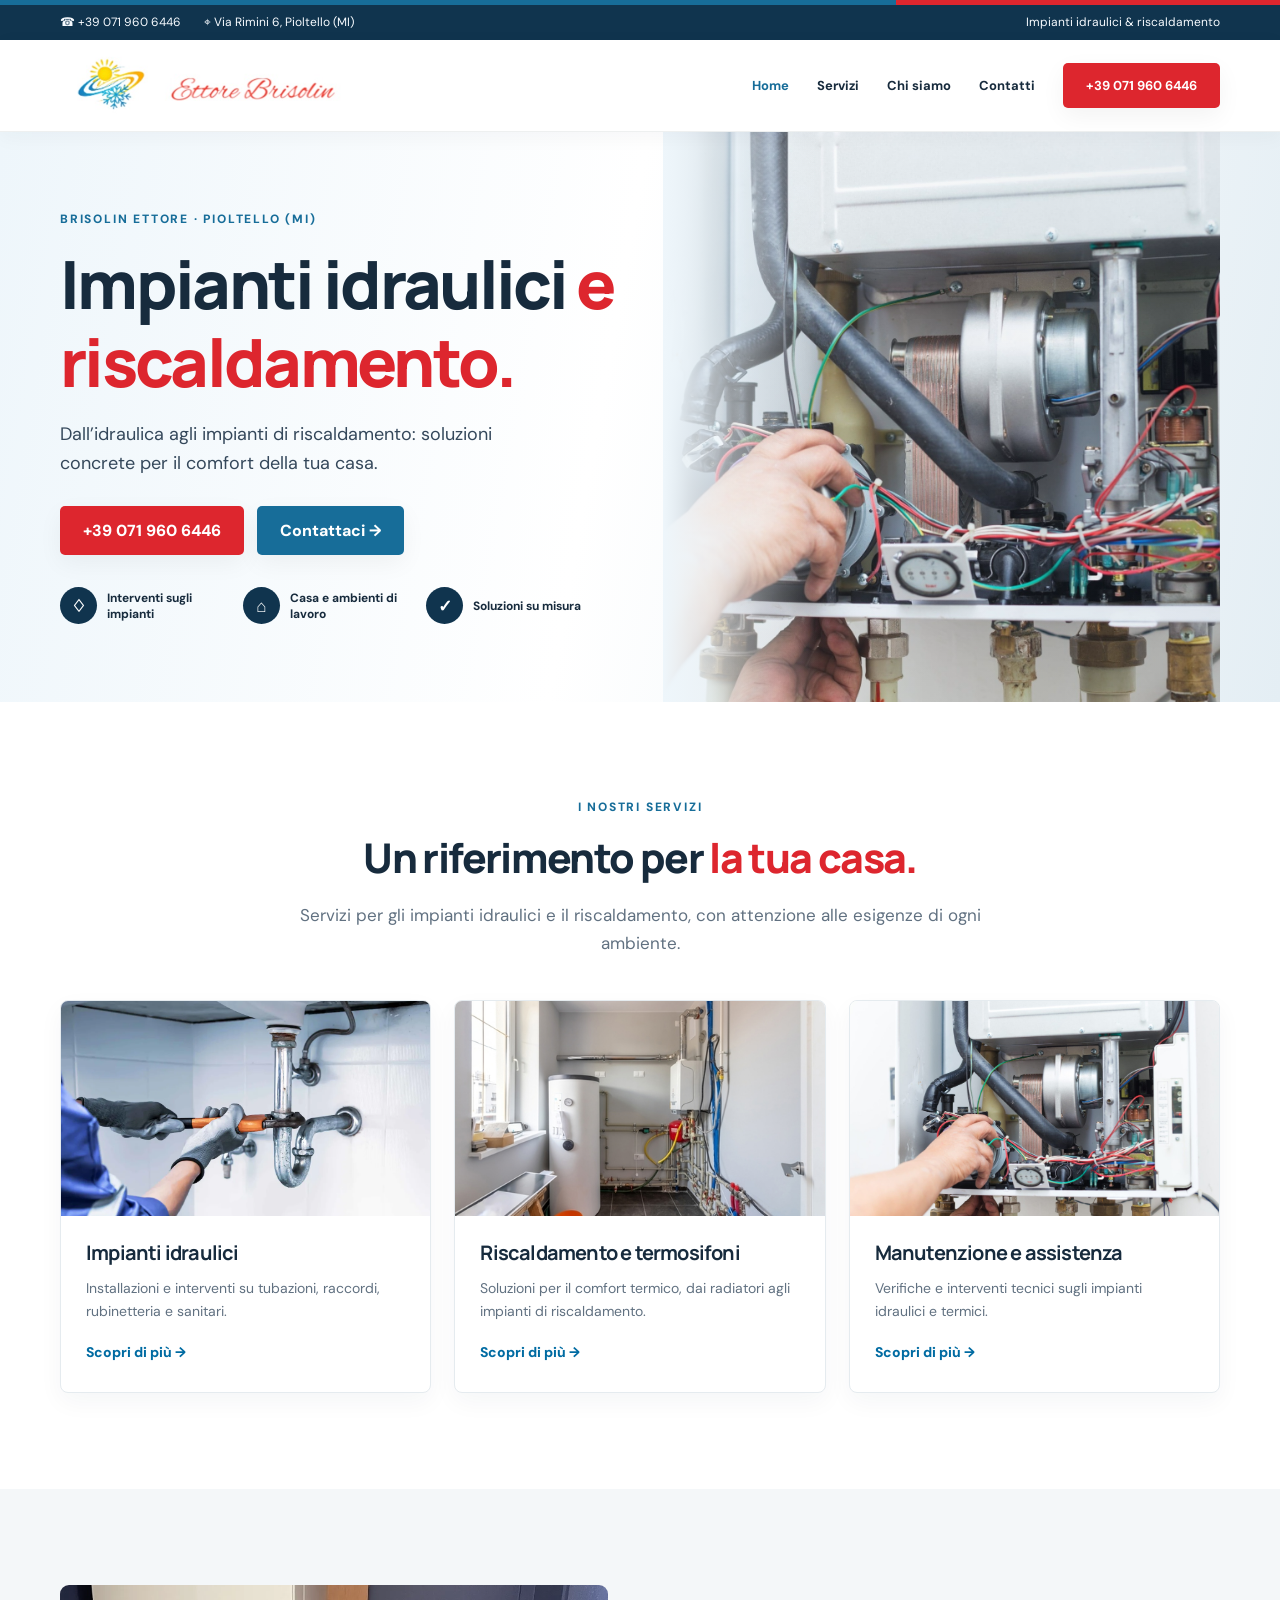
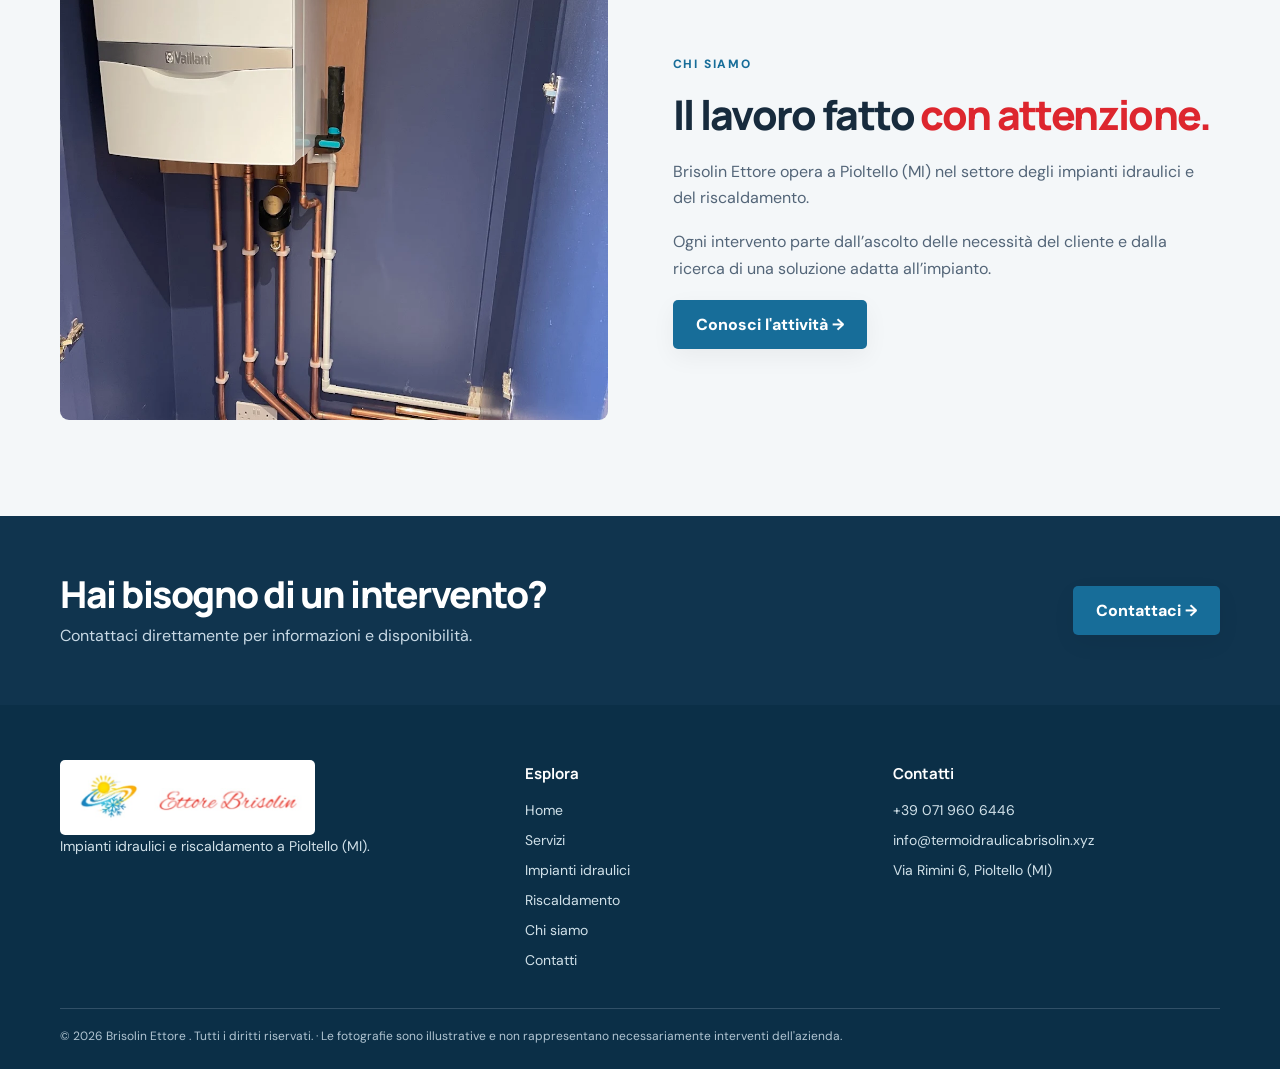
<file: index.html>
<!doctype html>
<html lang="it">
  <head>
    <meta charset="utf-8"/>
    <meta content="width=device-width,initial-scale=1" name="viewport"/>
    <meta content="#10344e" name="theme-color"/>
    <meta content="Brisolin Ettore a Pioltello: impianti idraulici e riscaldamento. Contattaci per informazioni e assistenza." name="description"/>
    <title>
      Impianti idraulici e riscaldamento | Brisolin Ettore
    </title>
    <link href="assets/logo.png" rel="icon"/>
    <link href="style.css" rel="stylesheet"/>
    <script defer="" src="config.js">
    </script>
    <script defer="" src="script.js">
    </script>
  </head>
  <body>
    <div class="brand-bar">
    </div>
    <div class="topbar">
      <div class="container top-inner">
        <div>
          <span>
            ☎
            <a data-phone="" href="tel:+390719606446">
              +39 071 960 6446
            </a>
          </span>
          <span>
            ⌖
            <span data-address="">
              Via Rimini 6, Pioltello (MI)
            </span>
          </span>
        </div>
        <div>
          Impianti idraulici &amp; riscaldamento
        </div>
      </div>
    </div>
    <header class="header">
      <div class="container nav">
        <a aria-label="Brisolin Ettore - Home" href="index.html">
          <img alt="Logo Ettore Brisolin" class="logo" src="assets/logo.png"/>
        </a>
        <button aria-expanded="false" aria-label="Apri il menu" class="menu-toggle">
          ☰
        </button>
        <nav aria-label="Navigazione principale" class="links">
          <a class="active" href="index.html">
            Home
          </a>
          <a class="" href="servizi.html">
            Servizi
          </a>
          <a class="" href="chi-siamo.html">
            Chi siamo
          </a>
          <a class="" href="contatti.html">
            Contatti
          </a>
          <a class="btn red nav-cta" data-phone="" href="tel:+390719606446">
            +39 071 960 6446
          </a>
        </nav>
      </div>
    </header>
    <main>
      <section class="hero">
        <div class="container hero-grid">
          <div class="hero-copy">
            <span class="eyebrow">
              Brisolin Ettore · Pioltello (MI)
            </span>
            <h1>
              Impianti idraulici
              <span class="accent">
                e riscaldamento.
              </span>
            </h1>
            <p>
              Dall’idraulica agli impianti di riscaldamento: soluzioni concrete per il comfort della tua casa.
            </p>
            <div class="hero-actions">
              <a class="btn red" data-phone="" href="tel:+390719606446">
                +39 071 960 6446
              </a>
              <a class="btn" href="contatti.html">
                Contattaci →
              </a>
            </div>
            <div class="features">
              <div class="feature">
                <span class="feature-icon">
                  ♢
                </span>
                Interventi sugli impianti
              </div>
              <div class="feature">
                <span class="feature-icon">
                  ⌂
                </span>
                Casa e ambienti di lavoro
              </div>
              <div class="feature">
                <span class="feature-icon">
                  ✓
                </span>
                Soluzioni su misura
              </div>
            </div>
          </div>
          <div aria-label="Dettaglio tecnico di una caldaia durante un intervento di manutenzione" class="hero-img" role="img">
          </div>
        </div>
      </section>
      <section class="section">
        <div class="container">
          <div class="section-head">
            <span class="eyebrow">
              I nostri servizi
            </span>
            <h2>
              Un riferimento per
              <span class="accent">
                la tua casa.
              </span>
            </h2>
            <p>
              Servizi per gli impianti idraulici e il riscaldamento, con attenzione alle esigenze di ogni ambiente.
            </p>
          </div>
          <div class="cards">
            <article class="card">
              <img alt="Idraulico che interviene sulle tubazioni sotto un lavandino" decoding="async" loading="lazy" src="assets/images/riparazione-tubazioni.webp"/>
              <div class="card-body">
                <h3>
                  Impianti idraulici
                </h3>
                <p>
                  Installazioni e interventi su tubazioni, raccordi, rubinetteria e sanitari.
                </p>
                <a class="text-link" href="idraulica.html">
                  Scopri di più →
                </a>
              </div>
            </article>
            <article class="card">
              <img alt="Locale tecnico con impianto di riscaldamento e serbatoio" decoding="async" loading="lazy" src="assets/images/impianto-termico.jpg"/>
              <div class="card-body">
                <h3>
                  Riscaldamento e termosifoni
                </h3>
                <p>
                  Soluzioni per il comfort termico, dai radiatori agli impianti di riscaldamento.
                </p>
                <a class="text-link" href="riscaldamento.html">
                  Scopri di più →
                </a>
              </div>
            </article>
            <article class="card">
              <img alt="Manutenzione dei componenti interni di una caldaia" decoding="async" loading="lazy" src="assets/images/manutenzione-caldaia.jpeg"/>
              <div class="card-body">
                <h3>
                  Manutenzione e assistenza
                </h3>
                <p>
                  Verifiche e interventi tecnici sugli impianti idraulici e termici.
                </p>
                <a class="text-link" href="servizi.html">
                  Scopri di più →
                </a>
              </div>
            </article>
          </div>
        </div>
      </section>
      <section class="section light">
        <div class="container split">
          <img alt="Caldaia murale con tubazioni installate" class="split-photo" decoding="async" loading="lazy" src="assets/images/installazione-caldaia.webp"/>
          <div class="copy">
            <span class="eyebrow">
              Chi siamo
            </span>
            <h2>
              Il lavoro fatto
              <span class="accent">
                con attenzione.
              </span>
            </h2>
            <p>
              Brisolin Ettore opera a Pioltello (MI) nel settore degli impianti idraulici e del riscaldamento.
            </p>
            <p>
              Ogni intervento parte dall’ascolto delle necessità del cliente e dalla ricerca di una soluzione adatta all’impianto.
            </p>
            <a class="btn" href="chi-siamo.html">
              Conosci l'attività →
            </a>
          </div>
        </div>
      </section>
      <section class="cta-strip">
        <div class="container cta-grid">
          <div>
            <h2>
              Hai bisogno di un intervento?
            </h2>
            <p>
              Contattaci direttamente per informazioni e disponibilità.
            </p>
          </div>
          <a class="btn" href="contatti.html">
            Contattaci →
          </a>
        </div>
      </section>
    </main>
    <footer class="footer">
      <div class="container">
        <div class="footer-grid">
          <div>
            <a href="index.html">
              <img alt="Ettore Brisolin" class="logo" src="assets/logo.png"/>
            </a>
            <p>
              Impianti idraulici e riscaldamento a Pioltello (MI).
            </p>
          </div>
          <div>
            <h4>
              Esplora
            </h4>
            <div class="footer-links">
              <a href="index.html">
                Home
              </a>
              <a href="servizi.html">
                Servizi
              </a>
              <a href="idraulica.html">
                Impianti idraulici
              </a>
              <a href="riscaldamento.html">
                Riscaldamento
              </a>
              <a href="chi-siamo.html">
                Chi siamo
              </a>
              <a href="contatti.html">
                Contatti
              </a>
            </div>
          </div>
          <div>
            <h4>
              Contatti
            </h4>
            <div class="footer-links">
              <a data-phone="" href="tel:+390719606446">
                +39 071 960 6446
              </a>
              <a data-email="">
                inserisci-email@esempio.it
              </a>
              <a data-map="" href="#" rel="noopener" target="_blank">
                <span data-address="">
                  Via Rimini 6, Pioltello (MI)
                </span>
              </a>
            </div>
          </div>
        </div>
        <div class="footer-bottom">
          ©
          <span data-year="">
            2026
          </span>
          <span data-company="">
            Brisolin Ettore
          </span>
          . Tutti i diritti riservati. · Le fotografie sono illustrative e non rappresentano necessariamente interventi dell'azienda.
        </div>
      </div>
    </footer>
  </body>
</html>
</file>
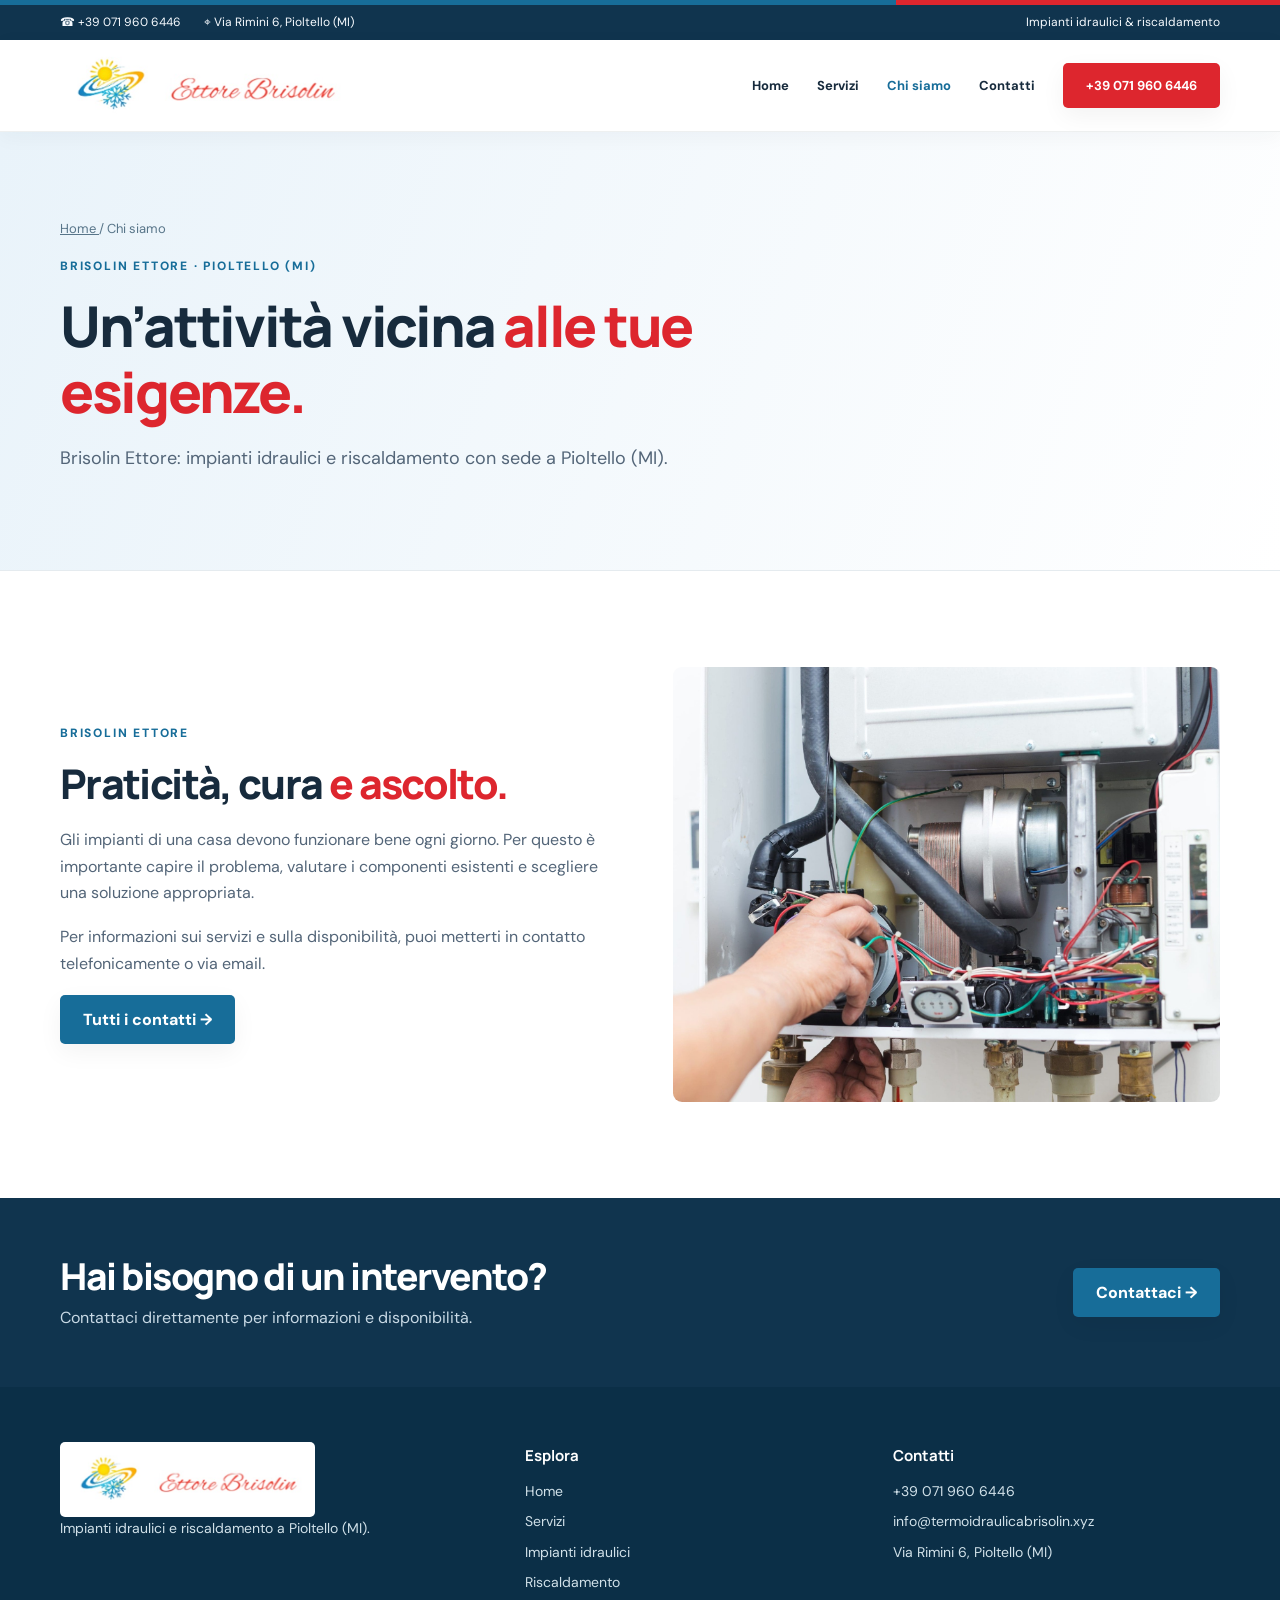
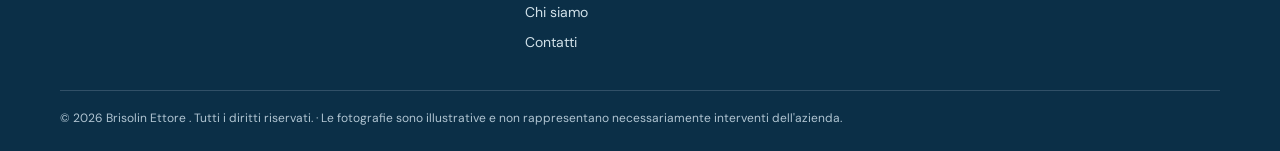
<file: chi-siamo.html>
<!doctype html>
<html lang="it">
  <head>
    <meta charset="utf-8"/>
    <meta content="width=device-width,initial-scale=1" name="viewport"/>
    <meta content="#10344e" name="theme-color"/>
    <meta content="Conosci Brisolin Ettore, attività nel settore degli impianti idraulici e riscaldamento a Pioltello." name="description"/>
    <title>
      Chi siamo | Brisolin Ettore
    </title>
    <link href="assets/logo.png" rel="icon"/>
    <link href="style.css" rel="stylesheet"/>
    <script defer="" src="config.js">
    </script>
    <script defer="" src="script.js">
    </script>
  </head>
  <body>
    <div class="brand-bar">
    </div>
    <div class="topbar">
      <div class="container top-inner">
        <div>
          <span>
            ☎
            <a data-phone="" href="tel:+390719606446">
              +39 071 960 6446
            </a>
          </span>
          <span>
            ⌖
            <span data-address="">
              Via Rimini 6, Pioltello (MI)
            </span>
          </span>
        </div>
        <div>
          Impianti idraulici &amp; riscaldamento
        </div>
      </div>
    </div>
    <header class="header">
      <div class="container nav">
        <a aria-label="Brisolin Ettore - Home" href="index.html">
          <img alt="Logo Ettore Brisolin" class="logo" src="assets/logo.png"/>
        </a>
        <button aria-expanded="false" aria-label="Apri il menu" class="menu-toggle">
          ☰
        </button>
        <nav aria-label="Navigazione principale" class="links">
          <a class="" href="index.html">
            Home
          </a>
          <a class="" href="servizi.html">
            Servizi
          </a>
          <a class="active" href="chi-siamo.html">
            Chi siamo
          </a>
          <a class="" href="contatti.html">
            Contatti
          </a>
          <a class="btn red nav-cta" data-phone="" href="tel:+390719606446">
            +39 071 960 6446
          </a>
        </nav>
      </div>
    </header>
    <main>
      <section class="page-hero">
        <div class="container">
          <div class="breadcrumb">
            <a href="index.html">
              Home
            </a>
            / Chi siamo
          </div>
          <span class="eyebrow">
            Brisolin Ettore · Pioltello (MI)
          </span>
          <h1>
            Un’attività vicina
            <span class="accent">
              alle tue esigenze.
            </span>
          </h1>
          <p>
            Brisolin Ettore: impianti idraulici e riscaldamento con sede a Pioltello (MI).
          </p>
        </div>
      </section>
      <section class="section">
        <div class="container split">
          <div class="copy">
            <span class="eyebrow">
              Brisolin Ettore
            </span>
            <h2>
              Praticità, cura
              <span class="accent">
                e ascolto.
              </span>
            </h2>
            <p>
              Gli impianti di una casa devono funzionare bene ogni giorno. Per questo è importante capire il problema, valutare i componenti esistenti e scegliere una soluzione appropriata.
            </p>
            <p>
              Per informazioni sui servizi e sulla disponibilità, puoi metterti in contatto telefonicamente o via email.
            </p>
            <a class="btn" href="contatti.html">
              Tutti i contatti →
            </a>
          </div>
          <img alt="Manutenzione dei componenti interni di una caldaia" class="split-photo" decoding="async" src="assets/images/manutenzione-caldaia.jpeg"/>
        </div>
      </section>
      <section class="cta-strip">
        <div class="container cta-grid">
          <div>
            <h2>
              Hai bisogno di un intervento?
            </h2>
            <p>
              Contattaci direttamente per informazioni e disponibilità.
            </p>
          </div>
          <a class="btn" href="contatti.html">
            Contattaci →
          </a>
        </div>
      </section>
    </main>
    <footer class="footer">
      <div class="container">
        <div class="footer-grid">
          <div>
            <a href="index.html">
              <img alt="Ettore Brisolin" class="logo" src="assets/logo.png"/>
            </a>
            <p>
              Impianti idraulici e riscaldamento a Pioltello (MI).
            </p>
          </div>
          <div>
            <h4>
              Esplora
            </h4>
            <div class="footer-links">
              <a href="index.html">
                Home
              </a>
              <a href="servizi.html">
                Servizi
              </a>
              <a href="idraulica.html">
                Impianti idraulici
              </a>
              <a href="riscaldamento.html">
                Riscaldamento
              </a>
              <a href="chi-siamo.html">
                Chi siamo
              </a>
              <a href="contatti.html">
                Contatti
              </a>
            </div>
          </div>
          <div>
            <h4>
              Contatti
            </h4>
            <div class="footer-links">
              <a data-phone="" href="tel:+390719606446">
                +39 071 960 6446
              </a>
              <a data-email="">
                inserisci-email@esempio.it
              </a>
              <a data-map="" href="#" rel="noopener" target="_blank">
                <span data-address="">
                  Via Rimini 6, Pioltello (MI)
                </span>
              </a>
            </div>
          </div>
        </div>
        <div class="footer-bottom">
          ©
          <span data-year="">
            2026
          </span>
          <span data-company="">
            Brisolin Ettore
          </span>
          . Tutti i diritti riservati. · Le fotografie sono illustrative e non rappresentano necessariamente interventi dell'azienda.
        </div>
      </div>
    </footer>
  </body>
</html>
</file>
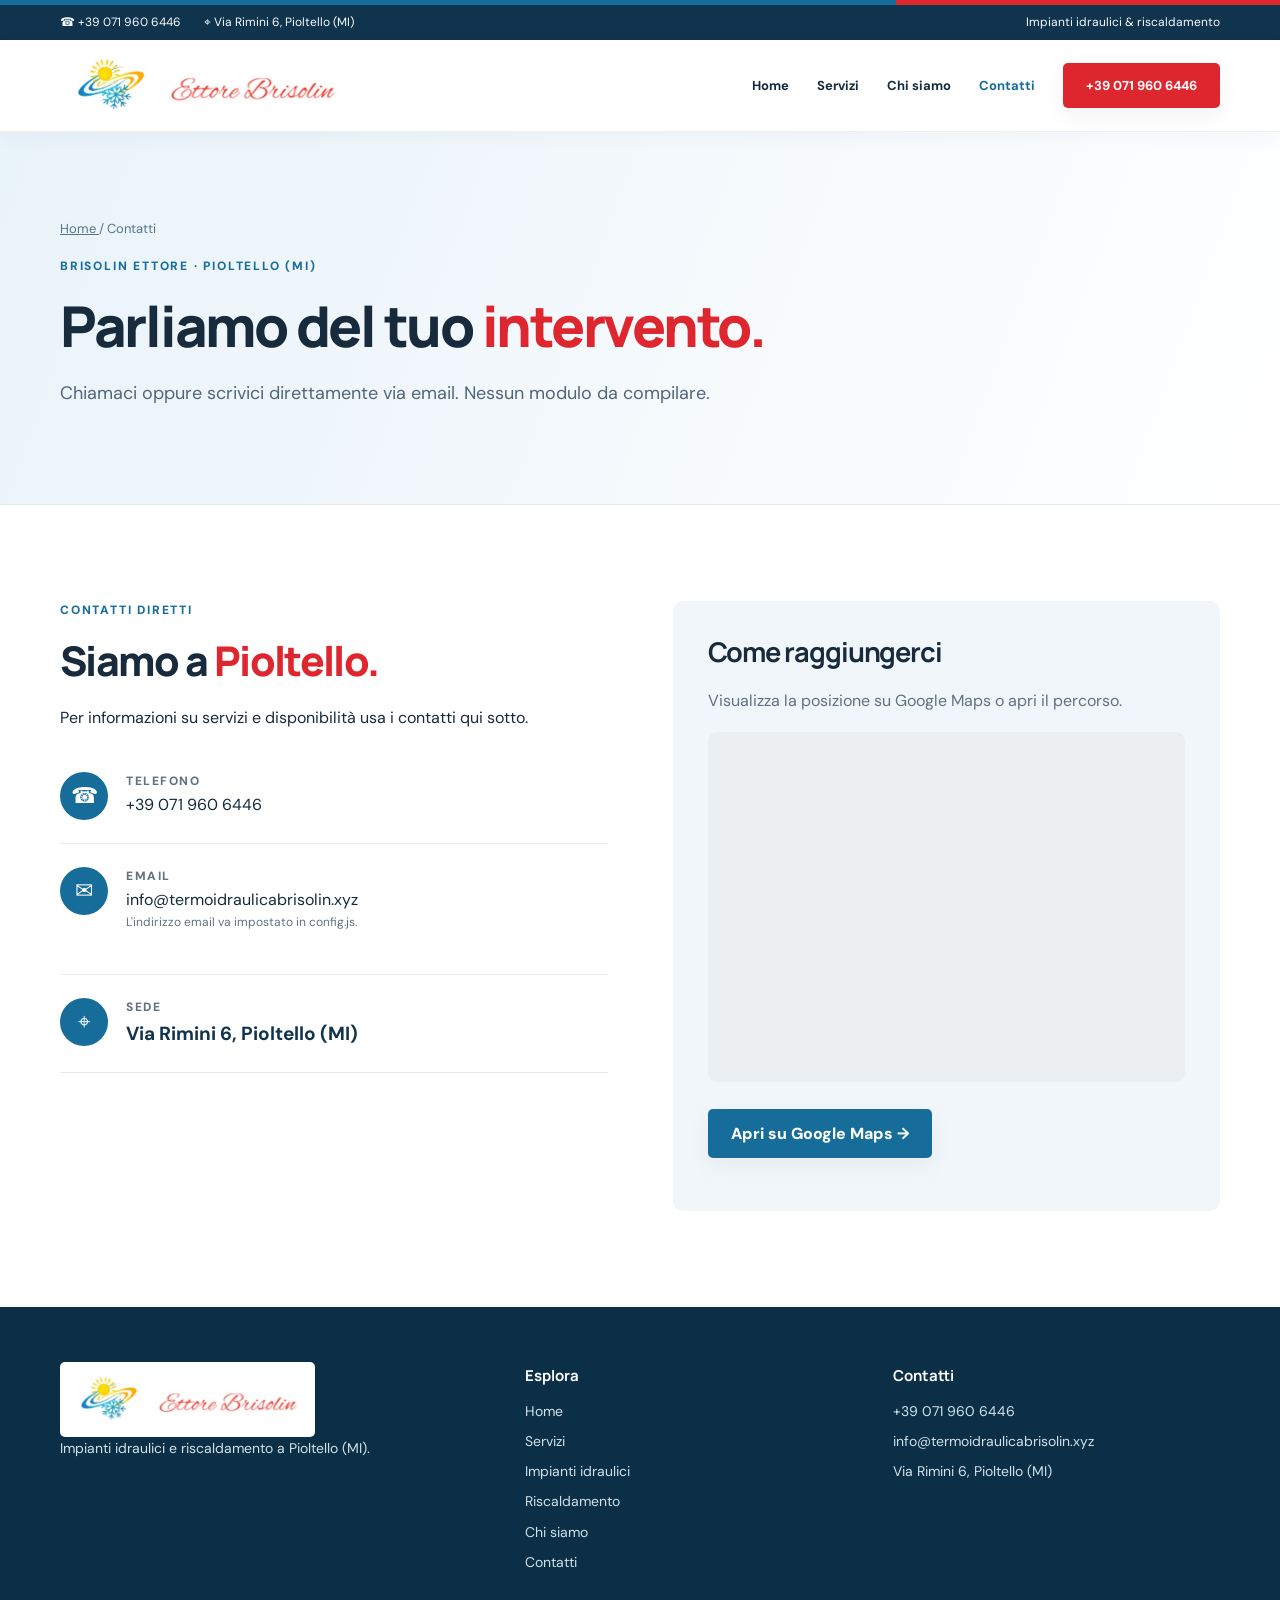
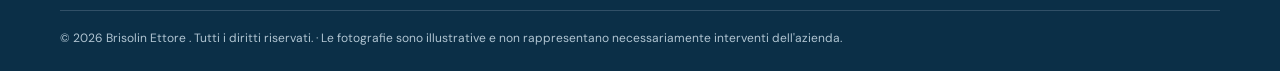
<file: contatti.html>
<!doctype html>
<html lang="it">
  <head>
    <meta charset="utf-8"/>
    <meta content="width=device-width,initial-scale=1" name="viewport"/>
    <meta content="#10344e" name="theme-color"/>
    <meta content="Contatti Brisolin Ettore. Telefono, email e indirizzo a Pioltello (MI)." name="description"/>
    <title>
      Contatti | Brisolin Ettore
    </title>
    <link href="assets/logo.png" rel="icon"/>
    <link href="style.css" rel="stylesheet"/>
    <script defer="" src="config.js">
    </script>
    <script defer="" src="script.js">
    </script>
  </head>
  <body>
    <div class="brand-bar">
    </div>
    <div class="topbar">
      <div class="container top-inner">
        <div>
          <span>
            ☎
            <a data-phone="" href="tel:+390719606446">
              +39 071 960 6446
            </a>
          </span>
          <span>
            ⌖
            <span data-address="">
              Via Rimini 6, Pioltello (MI)
            </span>
          </span>
        </div>
        <div>
          Impianti idraulici &amp; riscaldamento
        </div>
      </div>
    </div>
    <header class="header">
      <div class="container nav">
        <a aria-label="Brisolin Ettore - Home" href="index.html">
          <img alt="Logo Ettore Brisolin" class="logo" src="assets/logo.png"/>
        </a>
        <button aria-expanded="false" aria-label="Apri il menu" class="menu-toggle">
          ☰
        </button>
        <nav aria-label="Navigazione principale" class="links">
          <a class="" href="index.html">
            Home
          </a>
          <a class="" href="servizi.html">
            Servizi
          </a>
          <a class="" href="chi-siamo.html">
            Chi siamo
          </a>
          <a class="active" href="contatti.html">
            Contatti
          </a>
          <a class="btn red nav-cta" data-phone="" href="tel:+390719606446">
            +39 071 960 6446
          </a>
        </nav>
      </div>
    </header>
    <main>
      <section class="page-hero">
        <div class="container">
          <div class="breadcrumb">
            <a href="index.html">
              Home
            </a>
            / Contatti
          </div>
          <span class="eyebrow">
            Brisolin Ettore · Pioltello (MI)
          </span>
          <h1>
            Parliamo del tuo
            <span class="accent">
              intervento.
            </span>
          </h1>
          <p>
            Chiamaci oppure scrivici direttamente via email. Nessun modulo da compilare.
          </p>
        </div>
      </section>
      <section class="section">
        <div class="container contact-grid">
          <div>
            <span class="eyebrow">
              Contatti diretti
            </span>
            <h2>
              Siamo a
              <span class="accent">
                Pioltello.
              </span>
            </h2>
            <p>
              Per informazioni su servizi e disponibilità usa i contatti qui sotto.
            </p>
            <div class="contact-option">
              <div class="round">
                ☎
              </div>
              <div>
                <small>
                  Telefono
                </small>
                <a data-phone="" href="tel:+390719606446">
                  <strong>
                    +39 071 960 6446
                  </strong>
                </a>
              </div>
            </div>
            <div class="contact-option">
              <div class="round">
                ✉
              </div>
              <div>
                <small>
                  Email
                </small>
                <a data-email="">
                  <strong>
                    inserisci-email@esempio.it
                  </strong>
                </a>
                <p class="small-note">
                  L'indirizzo email va impostato in config.js.
                </p>
              </div>
            </div>
            <div class="contact-option">
              <div class="round">
                ⌖
              </div>
              <div>
                <small>
                  Sede
                </small>
                <a data-map="" href="#" rel="noopener" target="_blank">
                  <strong data-address="">
                    Via Rimini 6, Pioltello (MI)
                  </strong>
                </a>
              </div>
            </div>
          </div>
          <aside class="contact-panel">
            <h3>
              Come raggiungerci
            </h3>
            <p>
              Visualizza la posizione su Google Maps o apri il percorso.
            </p>
            <iframe class="map" data-map="" loading="lazy" referrerpolicy="no-referrer-when-downgrade" title="Mappa della sede Brisolin Ettore">
            </iframe>
            <p style="margin-top:18px">
              <a class="btn" data-map="" href="#" rel="noopener" target="_blank">
                Apri su Google Maps →
              </a>
            </p>
          </aside>
        </div>
      </section>
    </main>
    <footer class="footer">
      <div class="container">
        <div class="footer-grid">
          <div>
            <a href="index.html">
              <img alt="Ettore Brisolin" class="logo" src="assets/logo.png"/>
            </a>
            <p>
              Impianti idraulici e riscaldamento a Pioltello (MI).
            </p>
          </div>
          <div>
            <h4>
              Esplora
            </h4>
            <div class="footer-links">
              <a href="index.html">
                Home
              </a>
              <a href="servizi.html">
                Servizi
              </a>
              <a href="idraulica.html">
                Impianti idraulici
              </a>
              <a href="riscaldamento.html">
                Riscaldamento
              </a>
              <a href="chi-siamo.html">
                Chi siamo
              </a>
              <a href="contatti.html">
                Contatti
              </a>
            </div>
          </div>
          <div>
            <h4>
              Contatti
            </h4>
            <div class="footer-links">
              <a data-phone="" href="tel:+390719606446">
                +39 071 960 6446
              </a>
              <a data-email="">
                inserisci-email@esempio.it
              </a>
              <a data-map="" href="#" rel="noopener" target="_blank">
                <span data-address="">
                  Via Rimini 6, Pioltello (MI)
                </span>
              </a>
            </div>
          </div>
        </div>
        <div class="footer-bottom">
          ©
          <span data-year="">
            2026
          </span>
          <span data-company="">
            Brisolin Ettore
          </span>
          . Tutti i diritti riservati. · Le fotografie sono illustrative e non rappresentano necessariamente interventi dell'azienda.
        </div>
      </div>
    </footer>
  </body>
</html>
</file>
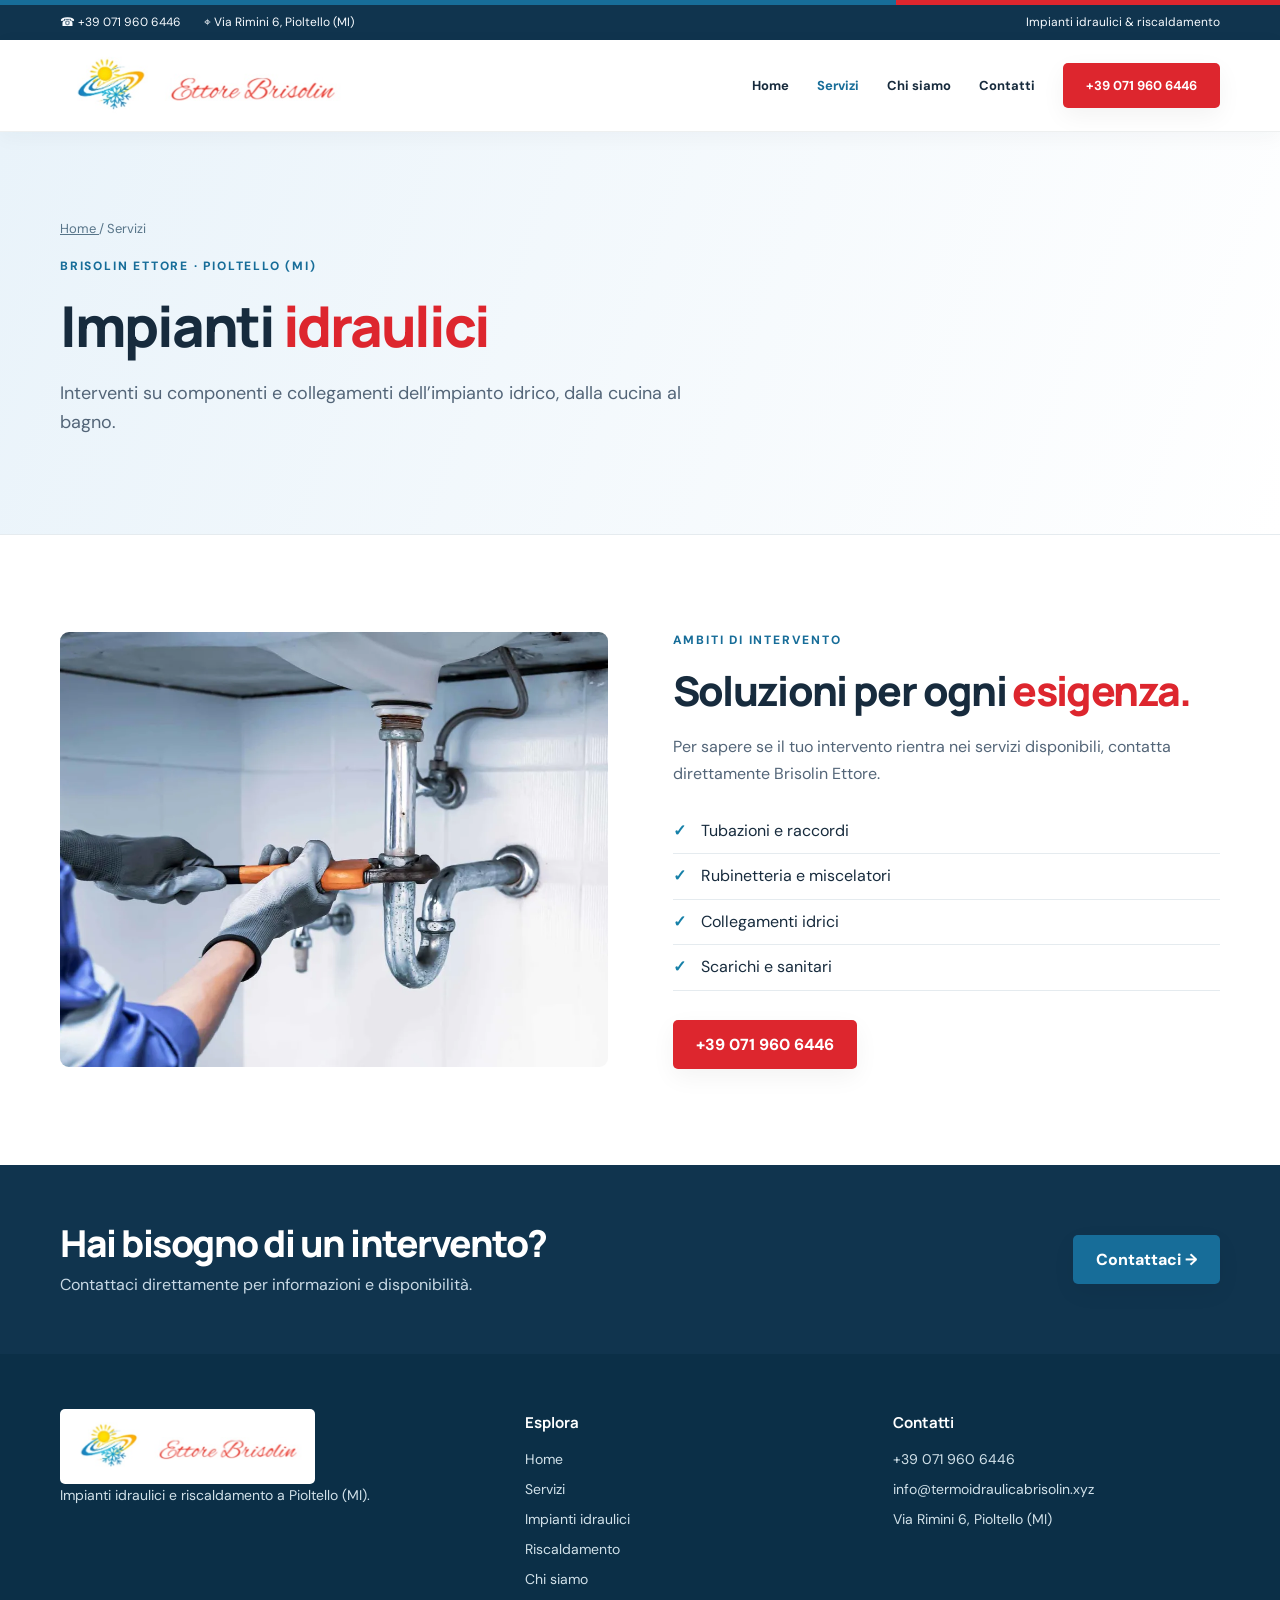
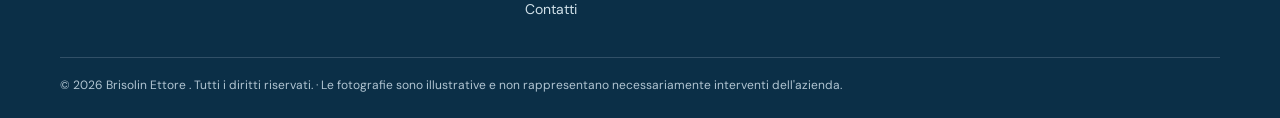
<file: idraulica.html>
<!doctype html>
<html lang="it">
  <head>
    <meta charset="utf-8"/>
    <meta content="width=device-width,initial-scale=1" name="viewport"/>
    <meta content="#10344e" name="theme-color"/>
    <meta content="Interventi su componenti e collegamenti dell’impianto idrico, dalla cucina al bagno." name="description"/>
    <title>
      Impianti idraulici | Brisolin Ettore
    </title>
    <link href="assets/logo.png" rel="icon"/>
    <link href="style.css" rel="stylesheet"/>
    <script defer="" src="config.js">
    </script>
    <script defer="" src="script.js">
    </script>
  </head>
  <body>
    <div class="brand-bar">
    </div>
    <div class="topbar">
      <div class="container top-inner">
        <div>
          <span>
            ☎
            <a data-phone="" href="tel:+390719606446">
              +39 071 960 6446
            </a>
          </span>
          <span>
            ⌖
            <span data-address="">
              Via Rimini 6, Pioltello (MI)
            </span>
          </span>
        </div>
        <div>
          Impianti idraulici &amp; riscaldamento
        </div>
      </div>
    </div>
    <header class="header">
      <div class="container nav">
        <a aria-label="Brisolin Ettore - Home" href="index.html">
          <img alt="Logo Ettore Brisolin" class="logo" src="assets/logo.png"/>
        </a>
        <button aria-expanded="false" aria-label="Apri il menu" class="menu-toggle">
          ☰
        </button>
        <nav aria-label="Navigazione principale" class="links">
          <a class="" href="index.html">
            Home
          </a>
          <a class="active" href="servizi.html">
            Servizi
          </a>
          <a class="" href="chi-siamo.html">
            Chi siamo
          </a>
          <a class="" href="contatti.html">
            Contatti
          </a>
          <a class="btn red nav-cta" data-phone="" href="tel:+390719606446">
            +39 071 960 6446
          </a>
        </nav>
      </div>
    </header>
    <main>
      <section class="page-hero">
        <div class="container">
          <div class="breadcrumb">
            <a href="index.html">
              Home
            </a>
            / Servizi
          </div>
          <span class="eyebrow">
            Brisolin Ettore · Pioltello (MI)
          </span>
          <h1>
            Impianti
            <span class="accent">
              idraulici
            </span>
          </h1>
          <p>
            Interventi su componenti e collegamenti dell’impianto idrico, dalla cucina al bagno.
          </p>
        </div>
      </section>
      <section class="section">
        <div class="container split">
          <img alt="Idraulico che interviene sulle tubazioni sotto un lavandino" class="split-photo" decoding="async" src="assets/images/riparazione-tubazioni.webp"/>
          <div class="copy">
            <span class="eyebrow">
              Ambiti di intervento
            </span>
            <h2>
              Soluzioni per ogni
              <span class="accent">
                esigenza.
              </span>
            </h2>
            <p>
              Per sapere se il tuo intervento rientra nei servizi disponibili, contatta direttamente Brisolin Ettore.
            </p>
            <ul class="ticks">
              <li>
                Tubazioni e raccordi
              </li>
              <li>
                Rubinetteria e miscelatori
              </li>
              <li>
                Collegamenti idrici
              </li>
              <li>
                Scarichi e sanitari
              </li>
            </ul>
            <a class="btn red" data-phone="" href="tel:+390719606446">
              Chiama ora
            </a>
          </div>
        </div>
      </section>
      <section class="cta-strip">
        <div class="container cta-grid">
          <div>
            <h2>
              Hai bisogno di un intervento?
            </h2>
            <p>
              Contattaci direttamente per informazioni e disponibilità.
            </p>
          </div>
          <a class="btn" href="contatti.html">
            Contattaci →
          </a>
        </div>
      </section>
    </main>
    <footer class="footer">
      <div class="container">
        <div class="footer-grid">
          <div>
            <a href="index.html">
              <img alt="Ettore Brisolin" class="logo" src="assets/logo.png"/>
            </a>
            <p>
              Impianti idraulici e riscaldamento a Pioltello (MI).
            </p>
          </div>
          <div>
            <h4>
              Esplora
            </h4>
            <div class="footer-links">
              <a href="index.html">
                Home
              </a>
              <a href="servizi.html">
                Servizi
              </a>
              <a href="idraulica.html">
                Impianti idraulici
              </a>
              <a href="riscaldamento.html">
                Riscaldamento
              </a>
              <a href="chi-siamo.html">
                Chi siamo
              </a>
              <a href="contatti.html">
                Contatti
              </a>
            </div>
          </div>
          <div>
            <h4>
              Contatti
            </h4>
            <div class="footer-links">
              <a data-phone="" href="tel:+390719606446">
                +39 071 960 6446
              </a>
              <a data-email="">
                inserisci-email@esempio.it
              </a>
              <a data-map="" href="#" rel="noopener" target="_blank">
                <span data-address="">
                  Via Rimini 6, Pioltello (MI)
                </span>
              </a>
            </div>
          </div>
        </div>
        <div class="footer-bottom">
          ©
          <span data-year="">
            2026
          </span>
          <span data-company="">
            Brisolin Ettore
          </span>
          . Tutti i diritti riservati. · Le fotografie sono illustrative e non rappresentano necessariamente interventi dell'azienda.
        </div>
      </div>
    </footer>
  </body>
</html>
</file>
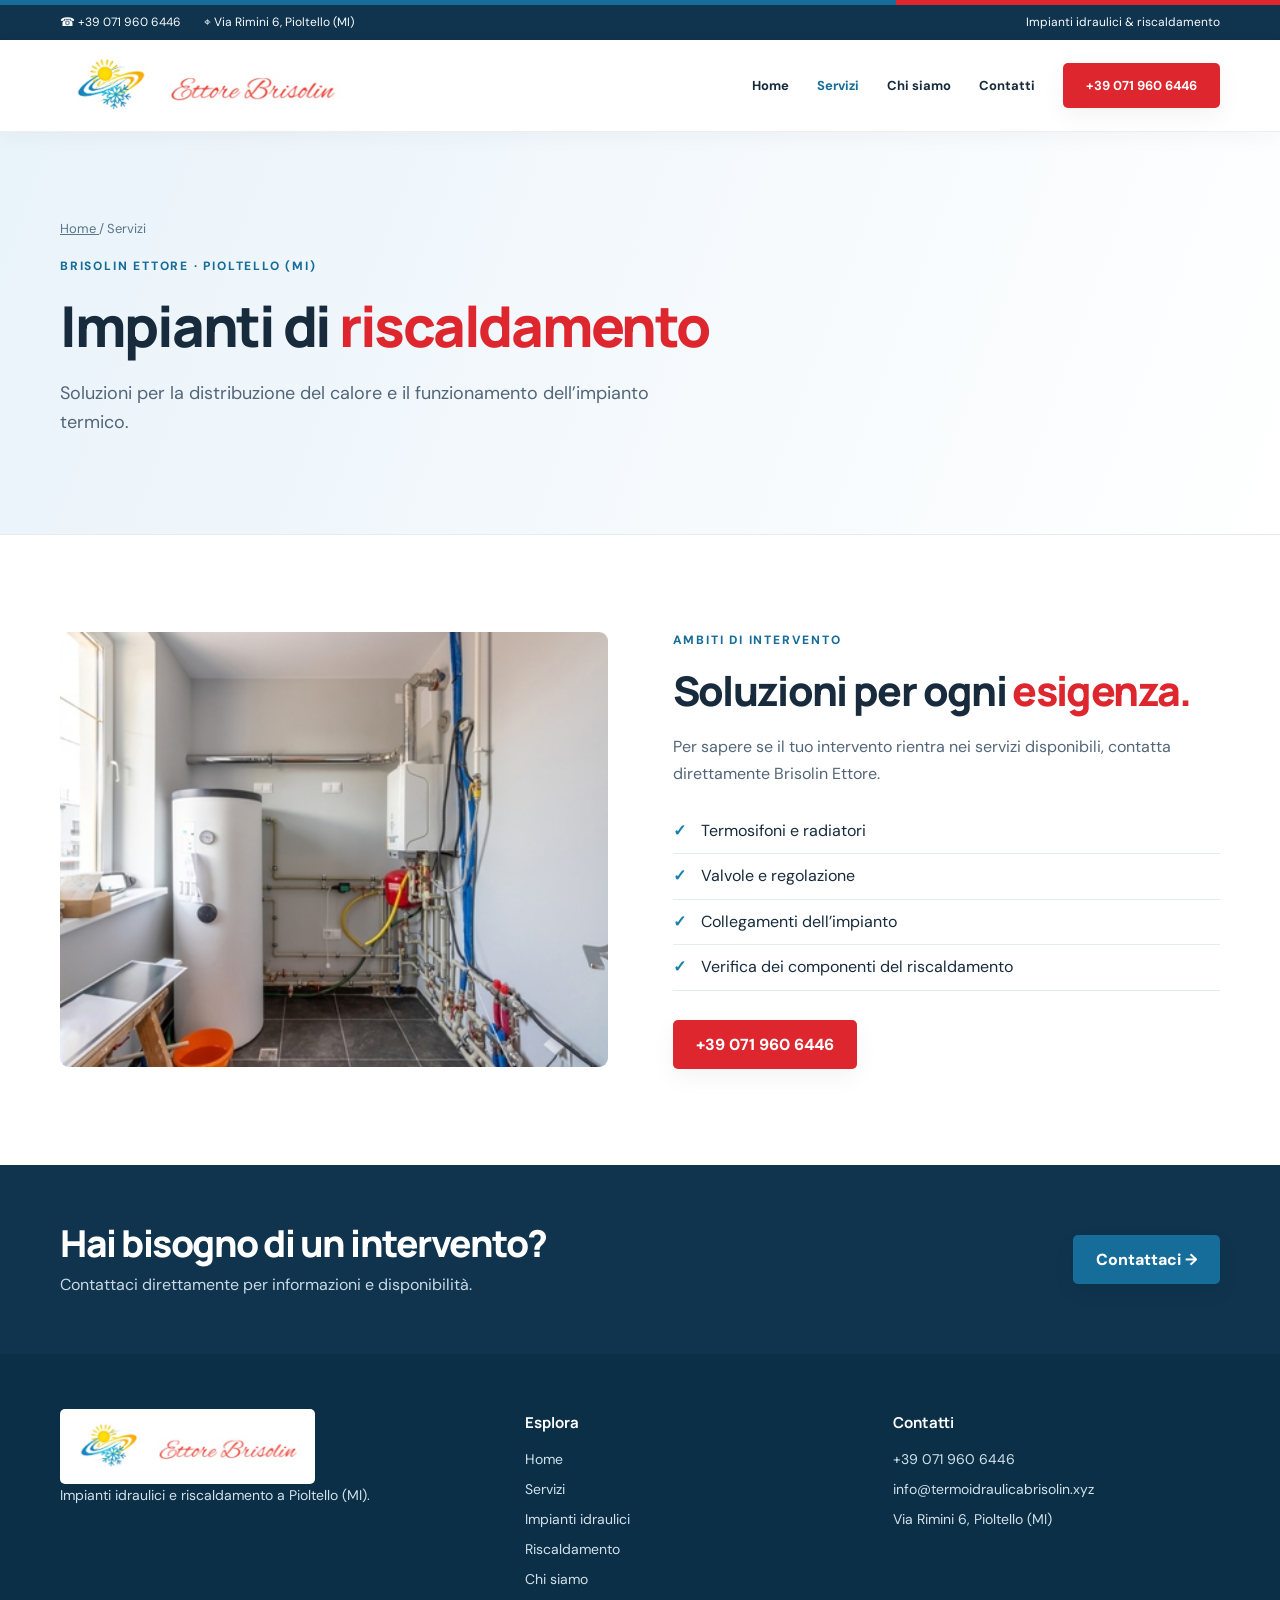
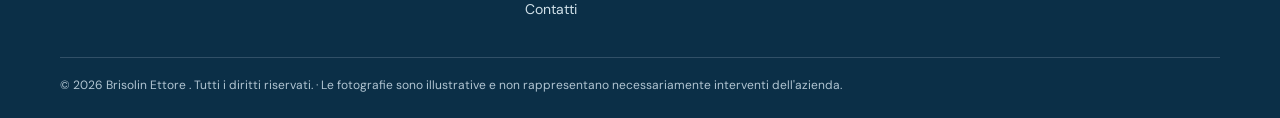
<file: riscaldamento.html>
<!doctype html>
<html lang="it">
  <head>
    <meta charset="utf-8"/>
    <meta content="width=device-width,initial-scale=1" name="viewport"/>
    <meta content="#10344e" name="theme-color"/>
    <meta content="Soluzioni per la distribuzione del calore e il funzionamento dell’impianto termico." name="description"/>
    <title>
      Riscaldamento | Brisolin Ettore
    </title>
    <link href="assets/logo.png" rel="icon"/>
    <link href="style.css" rel="stylesheet"/>
    <script defer="" src="config.js">
    </script>
    <script defer="" src="script.js">
    </script>
  </head>
  <body>
    <div class="brand-bar">
    </div>
    <div class="topbar">
      <div class="container top-inner">
        <div>
          <span>
            ☎
            <a data-phone="" href="tel:+390719606446">
              +39 071 960 6446
            </a>
          </span>
          <span>
            ⌖
            <span data-address="">
              Via Rimini 6, Pioltello (MI)
            </span>
          </span>
        </div>
        <div>
          Impianti idraulici &amp; riscaldamento
        </div>
      </div>
    </div>
    <header class="header">
      <div class="container nav">
        <a aria-label="Brisolin Ettore - Home" href="index.html">
          <img alt="Logo Ettore Brisolin" class="logo" src="assets/logo.png"/>
        </a>
        <button aria-expanded="false" aria-label="Apri il menu" class="menu-toggle">
          ☰
        </button>
        <nav aria-label="Navigazione principale" class="links">
          <a class="" href="index.html">
            Home
          </a>
          <a class="active" href="servizi.html">
            Servizi
          </a>
          <a class="" href="chi-siamo.html">
            Chi siamo
          </a>
          <a class="" href="contatti.html">
            Contatti
          </a>
          <a class="btn red nav-cta" data-phone="" href="tel:+390719606446">
            +39 071 960 6446
          </a>
        </nav>
      </div>
    </header>
    <main>
      <section class="page-hero">
        <div class="container">
          <div class="breadcrumb">
            <a href="index.html">
              Home
            </a>
            / Servizi
          </div>
          <span class="eyebrow">
            Brisolin Ettore · Pioltello (MI)
          </span>
          <h1>
            Impianti di
            <span class="accent">
              riscaldamento
            </span>
          </h1>
          <p>
            Soluzioni per la distribuzione del calore e il funzionamento dell’impianto termico.
          </p>
        </div>
      </section>
      <section class="section">
        <div class="container split">
          <img alt="Locale tecnico con impianto di riscaldamento e serbatoio" class="split-photo" decoding="async" src="assets/images/impianto-termico.jpg"/>
          <div class="copy">
            <span class="eyebrow">
              Ambiti di intervento
            </span>
            <h2>
              Soluzioni per ogni
              <span class="accent">
                esigenza.
              </span>
            </h2>
            <p>
              Per sapere se il tuo intervento rientra nei servizi disponibili, contatta direttamente Brisolin Ettore.
            </p>
            <ul class="ticks">
              <li>
                Termosifoni e radiatori
              </li>
              <li>
                Valvole e regolazione
              </li>
              <li>
                Collegamenti dell’impianto
              </li>
              <li>
                Verifica dei componenti del riscaldamento
              </li>
            </ul>
            <a class="btn red" data-phone="" href="tel:+390719606446">
              Chiama ora
            </a>
          </div>
        </div>
      </section>
      <section class="cta-strip">
        <div class="container cta-grid">
          <div>
            <h2>
              Hai bisogno di un intervento?
            </h2>
            <p>
              Contattaci direttamente per informazioni e disponibilità.
            </p>
          </div>
          <a class="btn" href="contatti.html">
            Contattaci →
          </a>
        </div>
      </section>
    </main>
    <footer class="footer">
      <div class="container">
        <div class="footer-grid">
          <div>
            <a href="index.html">
              <img alt="Ettore Brisolin" class="logo" src="assets/logo.png"/>
            </a>
            <p>
              Impianti idraulici e riscaldamento a Pioltello (MI).
            </p>
          </div>
          <div>
            <h4>
              Esplora
            </h4>
            <div class="footer-links">
              <a href="index.html">
                Home
              </a>
              <a href="servizi.html">
                Servizi
              </a>
              <a href="idraulica.html">
                Impianti idraulici
              </a>
              <a href="riscaldamento.html">
                Riscaldamento
              </a>
              <a href="chi-siamo.html">
                Chi siamo
              </a>
              <a href="contatti.html">
                Contatti
              </a>
            </div>
          </div>
          <div>
            <h4>
              Contatti
            </h4>
            <div class="footer-links">
              <a data-phone="" href="tel:+390719606446">
                +39 071 960 6446
              </a>
              <a data-email="">
                inserisci-email@esempio.it
              </a>
              <a data-map="" href="#" rel="noopener" target="_blank">
                <span data-address="">
                  Via Rimini 6, Pioltello (MI)
                </span>
              </a>
            </div>
          </div>
        </div>
        <div class="footer-bottom">
          ©
          <span data-year="">
            2026
          </span>
          <span data-company="">
            Brisolin Ettore
          </span>
          . Tutti i diritti riservati. · Le fotografie sono illustrative e non rappresentano necessariamente interventi dell'azienda.
        </div>
      </div>
    </footer>
  </body>
</html>
</file>
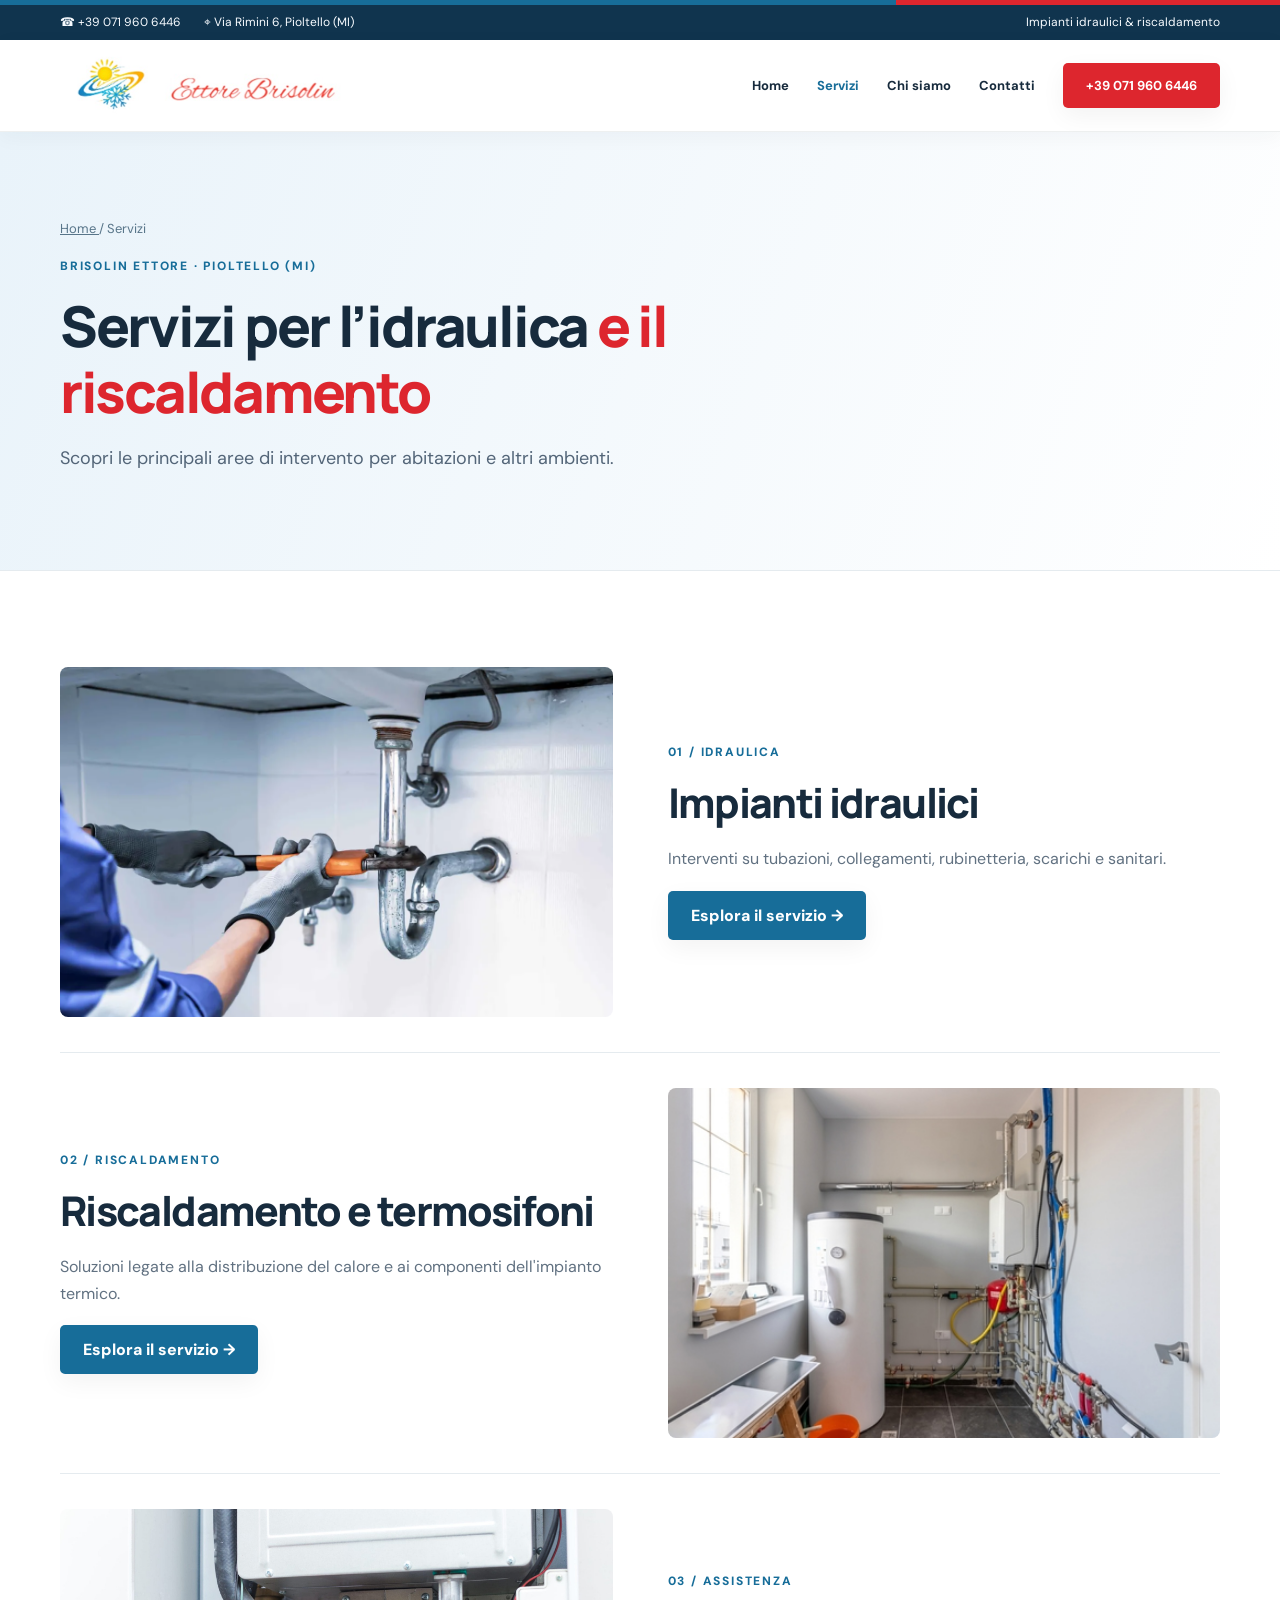
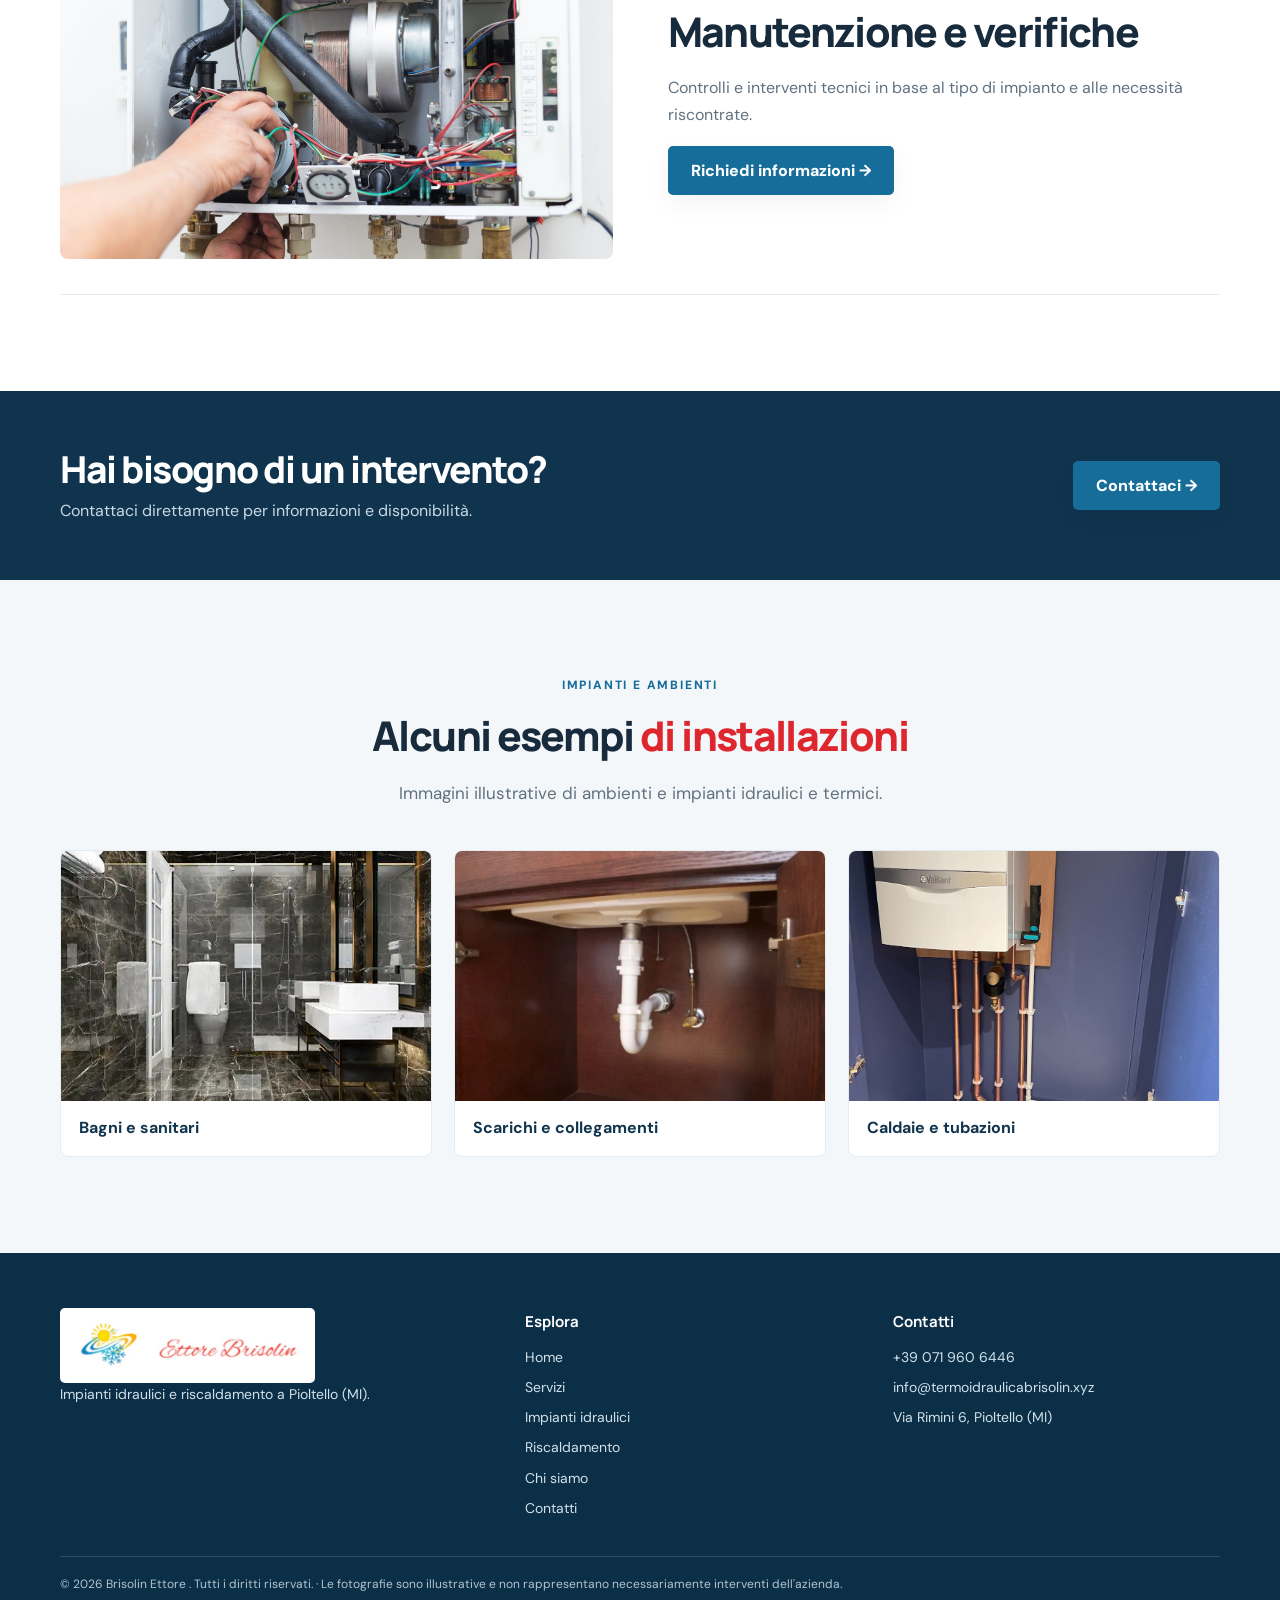
<file: servizi.html>
<!doctype html>
<html lang="it">
  <head>
    <meta charset="utf-8"/>
    <meta content="width=device-width,initial-scale=1" name="viewport"/>
    <meta content="#10344e" name="theme-color"/>
    <meta content="Servizi idraulici, riscaldamento e assistenza a Pioltello (MI)." name="description"/>
    <title>
      Servizi | Brisolin Ettore
    </title>
    <link href="assets/logo.png" rel="icon"/>
    <link href="style.css" rel="stylesheet"/>
    <script defer="" src="config.js">
    </script>
    <script defer="" src="script.js">
    </script>
  </head>
  <body>
    <div class="brand-bar">
    </div>
    <div class="topbar">
      <div class="container top-inner">
        <div>
          <span>
            ☎
            <a data-phone="" href="tel:+390719606446">
              +39 071 960 6446
            </a>
          </span>
          <span>
            ⌖
            <span data-address="">
              Via Rimini 6, Pioltello (MI)
            </span>
          </span>
        </div>
        <div>
          Impianti idraulici &amp; riscaldamento
        </div>
      </div>
    </div>
    <header class="header">
      <div class="container nav">
        <a aria-label="Brisolin Ettore - Home" href="index.html">
          <img alt="Logo Ettore Brisolin" class="logo" src="assets/logo.png"/>
        </a>
        <button aria-expanded="false" aria-label="Apri il menu" class="menu-toggle">
          ☰
        </button>
        <nav aria-label="Navigazione principale" class="links">
          <a class="" href="index.html">
            Home
          </a>
          <a class="active" href="servizi.html">
            Servizi
          </a>
          <a class="" href="chi-siamo.html">
            Chi siamo
          </a>
          <a class="" href="contatti.html">
            Contatti
          </a>
          <a class="btn red nav-cta" data-phone="" href="tel:+390719606446">
            +39 071 960 6446
          </a>
        </nav>
      </div>
    </header>
    <main>
      <section class="page-hero">
        <div class="container">
          <div class="breadcrumb">
            <a href="index.html">
              Home
            </a>
            / Servizi
          </div>
          <span class="eyebrow">
            Brisolin Ettore · Pioltello (MI)
          </span>
          <h1>
            Servizi per l’idraulica
            <span class="accent">
              e il riscaldamento
            </span>
          </h1>
          <p>
            Scopri le principali aree di intervento per abitazioni e altri ambienti.
          </p>
        </div>
      </section>
      <section class="section">
        <div class="container services-rows">
          <article class="service-row">
            <img alt="Idraulico che interviene sulle tubazioni sotto un lavandino" decoding="async" loading="lazy" src="assets/images/riparazione-tubazioni.webp"/>
            <div>
              <span class="eyebrow">
                01 / Idraulica
              </span>
              <h2>
                Impianti idraulici
              </h2>
              <p>
                Interventi su tubazioni, collegamenti, rubinetteria, scarichi e sanitari.
              </p>
              <a class="btn" href="idraulica.html">
                Esplora il servizio →
              </a>
            </div>
          </article>
          <article class="service-row">
            <img alt="Locale tecnico con impianto di riscaldamento e serbatoio" decoding="async" loading="lazy" src="assets/images/impianto-termico.jpg"/>
            <div>
              <span class="eyebrow">
                02 / Riscaldamento
              </span>
              <h2>
                Riscaldamento e termosifoni
              </h2>
              <p>
                Soluzioni legate alla distribuzione del calore e ai componenti dell'impianto termico.
              </p>
              <a class="btn" href="riscaldamento.html">
                Esplora il servizio →
              </a>
            </div>
          </article>
          <article class="service-row">
            <img alt="Manutenzione dei componenti interni di una caldaia" decoding="async" loading="lazy" src="assets/images/manutenzione-caldaia.jpeg"/>
            <div>
              <span class="eyebrow">
                03 / Assistenza
              </span>
              <h2>
                Manutenzione e verifiche
              </h2>
              <p>
                Controlli e interventi tecnici in base al tipo di impianto e alle necessità riscontrate.
              </p>
              <a class="btn" href="contatti.html">
                Richiedi informazioni →
              </a>
            </div>
          </article>
        </div>
      </section>
      <section class="cta-strip">
        <div class="container cta-grid">
          <div>
            <h2>
              Hai bisogno di un intervento?
            </h2>
            <p>
              Contattaci direttamente per informazioni e disponibilità.
            </p>
          </div>
          <a class="btn" href="contatti.html">
            Contattaci →
          </a>
        </div>
      </section>
      <section aria-labelledby="gallery-title" class="section light">
        <div class="container">
          <div class="section-head">
            <span class="eyebrow">
              Impianti e ambienti
            </span>
            <h2 id="gallery-title">
              Alcuni esempi
              <span class="accent">
                di installazioni
              </span>
            </h2>
            <p>
              Immagini illustrative di ambienti e impianti idraulici e termici.
            </p>
          </div>
          <div class="photo-gallery">
            <figure>
              <img alt="Bagno moderno con sanitari, lavabo e doccia" decoding="async" loading="lazy" src="assets/images/bagno-moderno.webp"/>
              <figcaption>
                Bagni e sanitari
              </figcaption>
            </figure>
            <figure>
              <img alt="Collegamenti di scarico sotto un lavabo" decoding="async" loading="lazy" src="assets/images/scarico-lavabo.webp"/>
              <figcaption>
                Scarichi e collegamenti
              </figcaption>
            </figure>
            <figure>
              <img alt="Caldaia a parete con raccordi e tubazioni" decoding="async" loading="lazy" src="assets/images/installazione-caldaia.webp"/>
              <figcaption>
                Caldaie e tubazioni
              </figcaption>
            </figure>
          </div>
        </div>
      </section>
    </main>
    <footer class="footer">
      <div class="container">
        <div class="footer-grid">
          <div>
            <a href="index.html">
              <img alt="Ettore Brisolin" class="logo" src="assets/logo.png"/>
            </a>
            <p>
              Impianti idraulici e riscaldamento a Pioltello (MI).
            </p>
          </div>
          <div>
            <h4>
              Esplora
            </h4>
            <div class="footer-links">
              <a href="index.html">
                Home
              </a>
              <a href="servizi.html">
                Servizi
              </a>
              <a href="idraulica.html">
                Impianti idraulici
              </a>
              <a href="riscaldamento.html">
                Riscaldamento
              </a>
              <a href="chi-siamo.html">
                Chi siamo
              </a>
              <a href="contatti.html">
                Contatti
              </a>
            </div>
          </div>
          <div>
            <h4>
              Contatti
            </h4>
            <div class="footer-links">
              <a data-phone="" href="tel:+390719606446">
                +39 071 960 6446
              </a>
              <a data-email="">
                inserisci-email@esempio.it
              </a>
              <a data-map="" href="#" rel="noopener" target="_blank">
                <span data-address="">
                  Via Rimini 6, Pioltello (MI)
                </span>
              </a>
            </div>
          </div>
        </div>
        <div class="footer-bottom">
          ©
          <span data-year="">
            2026
          </span>
          <span data-company="">
            Brisolin Ettore
          </span>
          . Tutti i diritti riservati. · Le fotografie sono illustrative e non rappresentano necessariamente interventi dell'azienda.
        </div>
      </div>
    </footer>
  </body>
</html>
</file>
<file: style.css>
/* BRISOLIN ETTORE | Stili globali (bianco, blu, rosso) */
@import url('https://fonts.googleapis.com/css2?family=DM+Sans:wght@400;500;600;700&family=Manrope:wght@400;500;600;700;800&display=swap');
:root {
  --navy:#10344e;
  --blue:#176d99;
  --red:#dd262e;
  --ink:#172b3d;
  --muted:#617181;
  --light:#f4f7f9;
  --line:#e5ebef;
  --white:#fff
}
* {
  box-sizing:border-box
}
html {
  scroll-behavior:smooth
}
body {
  margin:0;
  color:var(--ink);
  background:#fff;
  font:16px/1.65 'DM Sans',Arial,sans-serif
}
a {
  color:inherit;
  text-decoration:none
}
img {
  max-width:100%;
  display:block
}
button {
  font:inherit
}
h1,h2,h3,h4 {
  font-family:Manrope,Arial,sans-serif;
  line-height:1.16;
  letter-spacing:-.04em;
  margin:0 0 20px
}
h1 {
  font-size:clamp(2.9rem,5.2vw,5.6rem);
  font-weight:800
}
h2 {
  font-size:clamp(2rem,3.2vw,3.5rem);
  font-weight:800
}
h3 {
  font-size:1.25rem
}
p {
  margin:0 0 18px
}
.container {
  width:min(1160px,calc(100% - 44px));
  margin:auto
}
.topbar {
  background:var(--navy);
  color:#f7fbff;
  font-size:12px
}
.top-inner {
  min-height:35px;
  display:flex;
  justify-content:space-between;
  gap:15px;
  align-items:center
}
.top-inner span {
  margin-right:20px
}
.top-inner a:hover {
  color:var(--red)
}
.header {
  background:#fff;
  position:sticky;
  top:0;
  z-index:30;
  border-bottom:1px solid #eef0f0;
  box-shadow:0 5px 20px #102a3a0a
}
.nav {
  min-height:91px;
  display:flex;
  align-items:center;
  justify-content:space-between;
  gap:28px
}
.logo {
  width:290px;
  height:auto;
  max-height:75px;
  object-fit:contain;
  object-position:left
}
.links {
  display:flex;
  align-items:center;
  gap:28px
}
.links a {
  font-weight:700;
  font-size:13px
}
.links a:hover,.links a.active {
  color:var(--blue)
}
.nav-cta {
  white-space:nowrap
}
.btn {
  display:inline-flex;
  align-items:center;
  justify-content:center;
  gap:10px;
  background:var(--blue);
  color:#fff;
  padding:15px 23px;
  border-radius:5px;
  font-weight:800;
  line-height:1.2;
  transition:.2s;
  box-shadow:0 8px 24px #1111110d
}
.btn:hover {
  transform:translateY(-2px);
  filter:brightness(.97)
}
.btn.red {
  background:var(--red);
  color:white
}
.btn.outline {
  background:white;
  border:1px solid #c9d6df;
  color:var(--navy)
}
.menu-toggle {
  display:none;
  background:none;
  border:0;
  font-size:27px;
  color:var(--navy);
  cursor:pointer
}
.eyebrow {
  font-size:12px;
  letter-spacing:.15em;
  text-transform:uppercase;
  font-weight:800;
  color:var(--blue);
  display:block;
  margin-bottom:16px
}
.accent {
  color:var(--red)
}
.hero {
  background:linear-gradient(100deg,#eef6fb 0%,#fff 47%,#e4eef4 100%);
  overflow:hidden
}
.hero-grid {
  display:grid;
  grid-template-columns:52% 48%;
  min-height:570px;
  align-items:center
}
.hero-copy {
  padding:72px 42px 72px 0;
  position:relative;
  z-index:2
}
.hero-copy p {
  font-size:18px;
  line-height:1.6;
  max-width:510px;
  color:#35485b
}
.hero-actions {
  display:flex;
  gap:13px;
  flex-wrap:wrap;
  margin:29px 0
}
.hero-img {
  height:100%;
  min-height:570px;
  background:linear-gradient(100deg,#ffffff1c,#052d4b17),url('assets/images/manutenzione-caldaia.jpeg') center/cover no-repeat;
  position:relative
}
.hero-img:before {
  content:'';
  position:absolute;
  inset:0;
  background:linear-gradient(90deg,#eef6fb 0%,transparent 28%)
}
.features {
  display:flex;
  flex-wrap:wrap;
  gap:21px;
  margin-top:32px
}
.feature {
  display:flex;
  align-items:center;
  gap:10px;
  font-size:12px;
  font-weight:700;
  line-height:1.35;
  max-width:162px
}
.feature-icon {
  background:var(--navy);
  color:white;
  width:37px;
  height:37px;
  border-radius:100%;
  display:grid;
  place-items:center;
  flex-shrink:0;
  font-size:17px
}
.section {
  padding:96px 0
}
.section.light {
  background:var(--light)
}
.section-head {
  text-align:center;
  max-width:740px;
  margin:0 auto 43px
}
.section-head p {
  color:var(--muted);
  font-size:17px
}
.cards {
  display:grid;
  grid-template-columns:repeat(3,1fr);
  gap:23px
}
.card {
  background:#fff;
  border:1px solid var(--line);
  border-radius:8px;
  overflow:hidden;
  box-shadow:0 9px 25px #0a26430b;
  display:flex;
  flex-direction:column
}
.card img {
  width:100%;
  height:215px;
  object-fit:cover
}
.card-body {
  padding:25px 25px 28px;
  flex:1;
  display:flex;
  flex-direction:column
}
.card-body h3 {
  margin-bottom:12px
}
.card-body p {
  font-size:14px;
  color:var(--muted);
  flex:1
}
.text-link {
  color:#006ba2;
  font-weight:800;
  font-size:14px
}
.text-link:hover {
  text-decoration:underline
}
.split {
  display:grid;
  grid-template-columns:1fr 1fr;
  gap:65px;
  align-items:center
}
.split-photo {
  width:100%;
  height:435px;
  object-fit:cover;
  border-radius:9px
}
.copy p {
  color:#536578
}
.page-hero {
  background:linear-gradient(110deg,#e9f3fa,#fff);
  padding:86px 0 78px;
  border-bottom:1px solid var(--line)
}
.page-hero h1 {
  font-size:clamp(2.8rem,4.4vw,4.5rem);
  max-width:820px
}
.page-hero p {
  max-width:660px;
  font-size:18px;
  color:#536578
}
.breadcrumb {
  font-size:13px;
  color:#587589;
  margin-bottom:18px
}
.breadcrumb a {
  text-decoration:underline
}
.services-rows {
  display:grid;
  gap:35px
}
.service-row {
  display:grid;
  grid-template-columns:1fr 1fr;
  gap:55px;
  align-items:center;
  border-bottom:1px solid var(--line);
  padding-bottom:35px
}
.service-row:nth-child(even) img {
  order:2
}
.service-row img {
  height:350px;
  width:100%;
  object-fit:cover;
  border-radius:8px
}
.service-row p {
  color:var(--muted)
}
.ticks {
  list-style:none;
  margin:22px 0 29px;
  padding:0
}
.ticks li {
  padding:9px 0 9px 28px;
  position:relative;
  border-bottom:1px solid var(--line)
}
.ticks li:before {
  content:'✓';
  position:absolute;
  left:0;
  color:#1680a8;
  font-weight:800
}
.cta-strip {
  background:var(--navy);
  color:#fff;
  padding:56px 0
}
.cta-grid {
  display:flex;
  align-items:center;
  justify-content:space-between;
  gap:32px
}
.cta-grid h2 {
  font-size:clamp(1.65rem,2.9vw,2.55rem);
  margin-bottom:8px
}
.cta-grid p {
  color:#c8d9e5;
  margin:0
}
.contact-grid {
  display:grid;
  grid-template-columns:1fr 1fr;
  gap:65px
}
.contact-option {
  display:flex;
  align-items:start;
  gap:18px;
  border-bottom:1px solid var(--line);
  padding:23px 0
}
.contact-option .round {
  display:grid;
  place-items:center;
  width:48px;
  height:48px;
  background:var(--blue);
  color:white;
  border-radius:50%;
  flex-shrink:0;
  font-size:22px
}
.contact-option small {
  display:block;
  text-transform:uppercase;
  font-size:12px;
  letter-spacing:.13em;
  color:var(--muted);
  font-weight:800
}
.contact-option strong {
  font-size:19px;
  color:var(--navy);
  overflow-wrap:anywhere
}
.contact-panel {
  background:#f1f6fa;
  border-radius:10px;
  padding:35px
}
.contact-panel h3 {
  font-size:1.7rem
}
.contact-panel p {
  color:var(--muted)
}
.map {
  border:0;
  width:100%;
  height:350px;
  border-radius:9px;
  background:#ebeff2
}
.footer {
  background:#0b2f47;
  color:#fff;
  padding:55px 0 22px
}
.footer-grid {
  display:grid;
  grid-template-columns:1.3fr 1fr 1fr;
  gap:40px
}
.footer .logo {
  background:#fff;
  border-radius:5px;
  padding:6px;
  width:255px
}
.footer p,.footer a {
  color:#d1e1e9;
  font-size:14px
}
.footer a:hover {
  color:var(--red)
}
.footer h4 {
  font-size:15px;
  letter-spacing:0;
  margin:5px 0 16px
}
.footer-links {
  display:grid;
  gap:7px
}
.footer-bottom {
  border-top:1px solid #315067;
  margin-top:36px;
  padding-top:18px;
  color:#b1c5d2;
  font-size:12px
}
.small-note {
  font-size:12px;
  color:var(--muted)
}
.photo-credit {
  font-size:11px;
  color:#6b7c85
}
.photo-credit a {
  text-decoration:underline
}
.brand-bar {
  height:5px;
  background:linear-gradient(90deg,var(--blue) 0%,var(--blue) 70%,var(--red) 70%,var(--red) 100%)
}

@media(max-width:950px) {
  .logo {
    width:230px
  }
  .links {
    gap:14px
  }
  .nav-cta {
    display:none
  }
  .hero-grid {
    grid-template-columns:55% 45%
  }
  .hero-copy {
    padding:55px 12px 55px 0
  }
  .cards {
    gap:14px
  }
  .split {
    gap:30px
  }
}

@media(max-width:720px) {
  .top-inner {
    min-height:42px
  }
  .top-inner span:last-child {
    display:none
  }
  .nav {
    min-height:78px
  }
  .logo {
    width:215px;
    max-height:65px
  }
  .menu-toggle {
    display:block
  }
  .links {
    display:none;
    position:absolute;
    top:100%;
    left:0;
    right:0;
    background:#fff;
    padding:22px;
    flex-direction:column;
    align-items:stretch;
    box-shadow:0 15px 25px #132c3b21
  }
  .links.open {
    display:flex
  }
  .hero-grid {
    grid-template-columns:1fr
  }
  .hero-copy {
    padding:52px 0 40px
  }
  .hero-img {
    min-height:290px;
    order:-1
  }
  .hero-img:before {
    display:none
  }
  h1 {
    font-size:3rem
  }
  .features {
    gap:15px
  }
  .section {
    padding:65px 0
  }
  .cards,.split,.service-row,.contact-grid,.footer-grid {
    grid-template-columns:1fr
  }
  .service-row:nth-child(even) img {
    order:0
  }
  .service-row img {
    height:255px
  }
  .split-photo {
    height:290px
  }
  .cta-grid {
    flex-direction:column;
    align-items:flex-start
  }
  .footer-grid {
    gap:27px
  }
  .page-hero {
    padding:60px 0
  }
  .contact-panel {
    padding:25px
  }
}

@media(prefers-reduced-motion:reduce) {
  * {
    scroll-behavior:auto;
    transition:none!important
  }
}
.email-placeholder {
  cursor:default;
  opacity:.85
}

/* -------------------------------
Galleria fotografica
------------------------------- */
.photo-gallery {
  display: grid;
  grid-template-columns: repeat(3, minmax(0, 1fr));
  gap: 22px;
}
.photo-gallery figure {
  margin: 0;
  overflow: hidden;
  background: var(--white);
  border: 1px solid var(--line);
  border-radius: 8px;
}
.photo-gallery img {
  width: 100%;
  height: 250px;
  object-fit: cover;
}
.photo-gallery figcaption {
  padding: 14px 18px;
  font-weight: 700;
  color: var(--navy);
}

/* -------------------------------
Ottimizzazione per tablet e smartphone
------------------------------- */

@media (max-width: 950px) {
  .photo-gallery {
    gap: 14px;
  }
}

@media (max-width: 720px) {
  .container {
    width: min(100% - 32px, 1160px);
  }
  .top-inner {
    justify-content: center;
    text-align: center;
  }
  .nav {
    gap: 12px;
  }
  .logo {
    width: min(215px, 65vw);
  }
  .menu-toggle {
    min-width: 44px;
    min-height: 44px;
    border-radius: 6px;
  }
  .links a:not(.btn) {
    padding: 12px 8px;
  }
  .hero-copy {
    padding: 42px 0 30px;
  }
  .hero-img {
    min-height: 245px;
    background-position: center 48%;
  }
  h1 {
    font-size: clamp(2.2rem, 9vw, 3rem);
    overflow-wrap: break-word;
  }
  h2 {
    font-size: clamp(1.8rem, 7vw, 2.5rem);
  }
  .hero-actions .btn {
    min-height: 48px;
  }
  .features {
    gap: 12px;
  }
  .card img {
    width: 100%;
    object-fit: cover;
  }
  .photo-gallery {
    grid-template-columns: 1fr;
  }
  .photo-gallery img {
    height: 230px;
  }
}

@media (max-width: 390px) {
  .hero-actions {
    flex-direction: column;
  }
  .hero-actions .btn {
    width: 100%;
  }
  .logo {
    width: min(185px, 60vw);
  }
}
</file>
